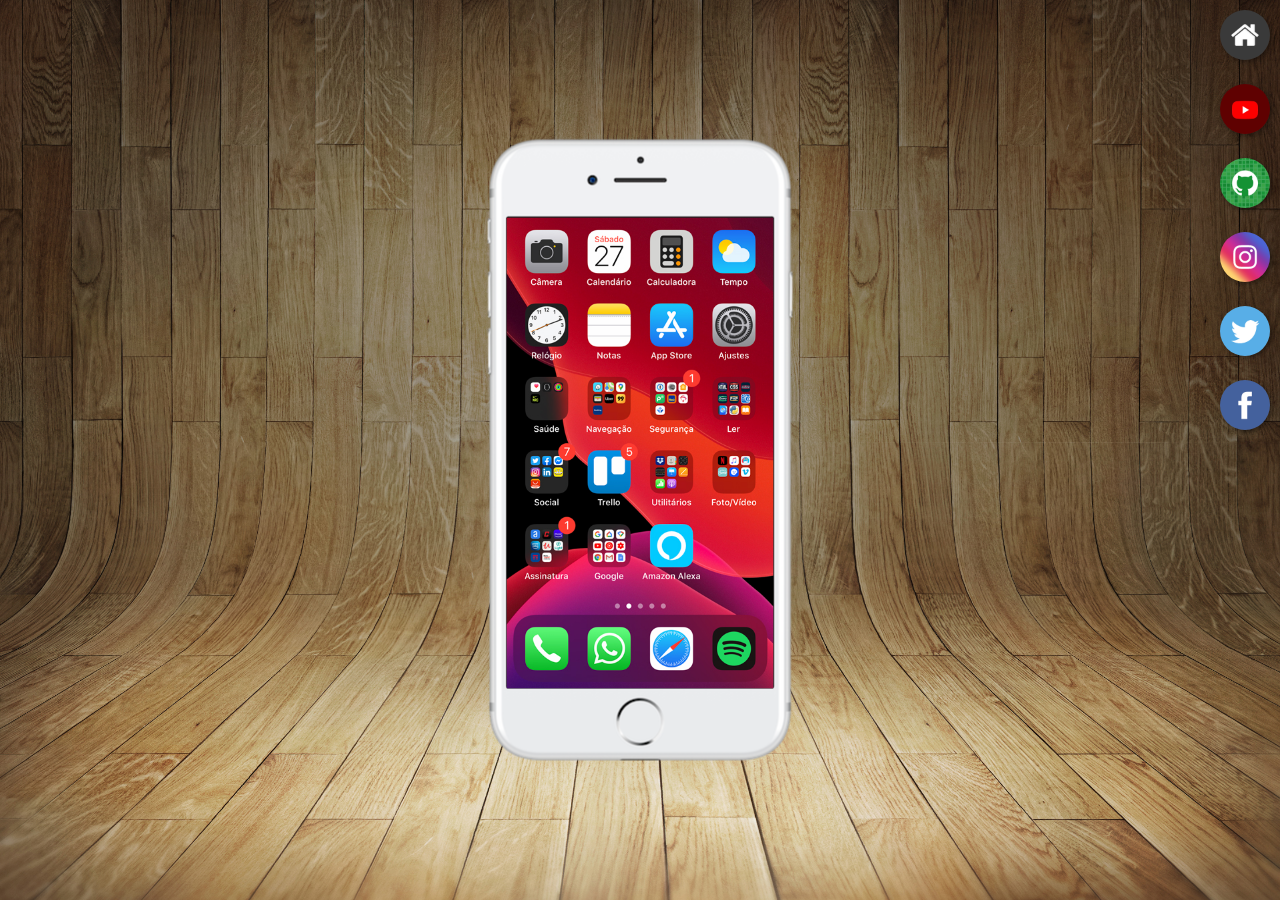
<file: index.html>
<!DOCTYPE html>
<html lang="pt-br">
<head>
    <meta charset="UTF-8">
    <meta name="viewport" content="width=device-width, initial-scale=1.0">
    <link rel="shortcut icon" href="favicon.ico" type="image/x-icon">
    <link rel="stylesheet" href="estilos/style.css">
    <title>Projetos Redes Sociais</title>
</head>
<body>
    <main>
        <section id="telefone">
            <iframe src="home.html" name="tela" id="tela" frameborder="0">Seu navegador não é compatível com isso.</iframe>
        </section>
        <section id="redes-sociais">
            <a href="home.html" target="tela"><img src="imagens/logo-home.jpg" alt="Home"></a><br>
            <a href="youtube.html" target="tela"><img src="imagens/logo-youtube.jpg" alt="YouTube"></a><br>
            <a href="github.html" target="tela"><img src="imagens/logo-github.jpg" alt="GitHub"></a><br>
            <a href="instagram.html" target="tela"><img src="imagens/logo-instagram.jpg" alt="Instagram"></a><br>
            <a href="#" target="tela"><img src="imagens/logo-twitter.jpg" alt="Twitter"></a><br>
            <a href="#" target="tela"><img src="imagens/logo-facebook.jpg" alt="Facebook"></a>
        </section>
    </main>
</body>
</html>
</file>
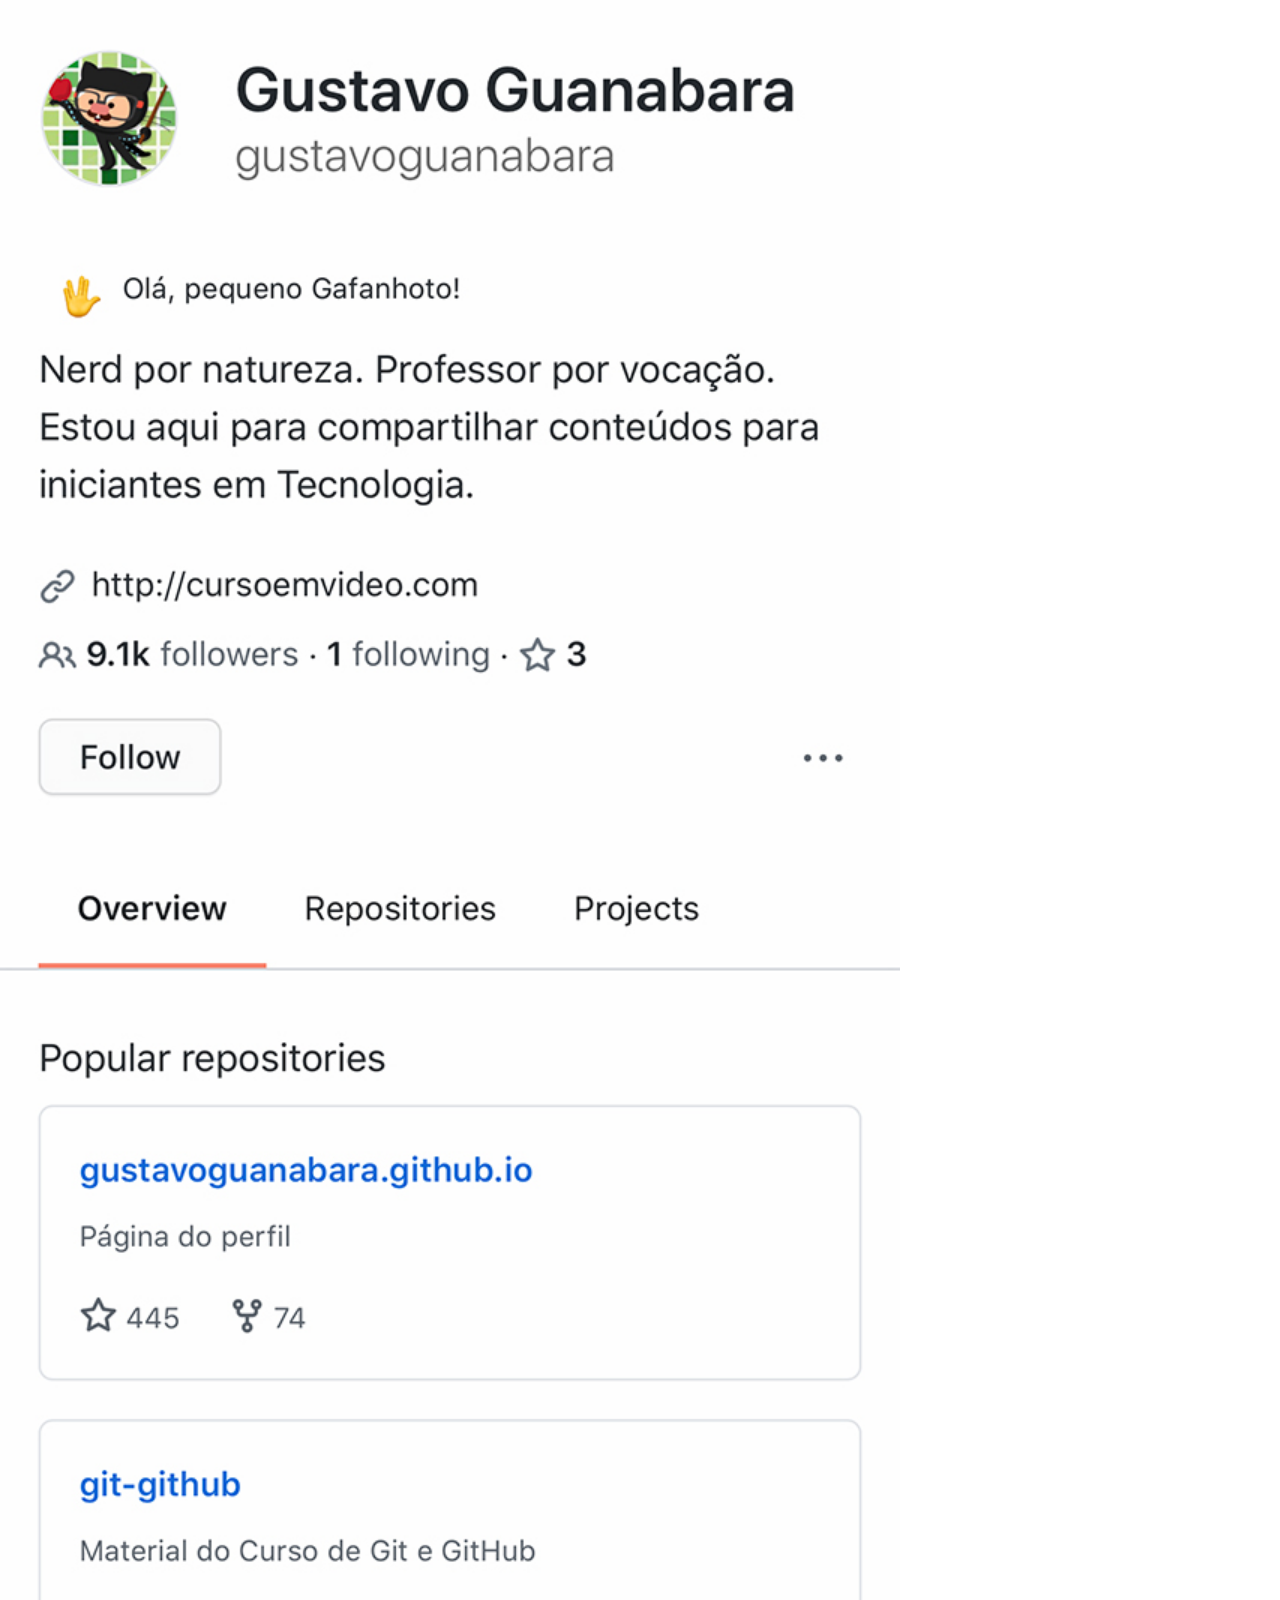
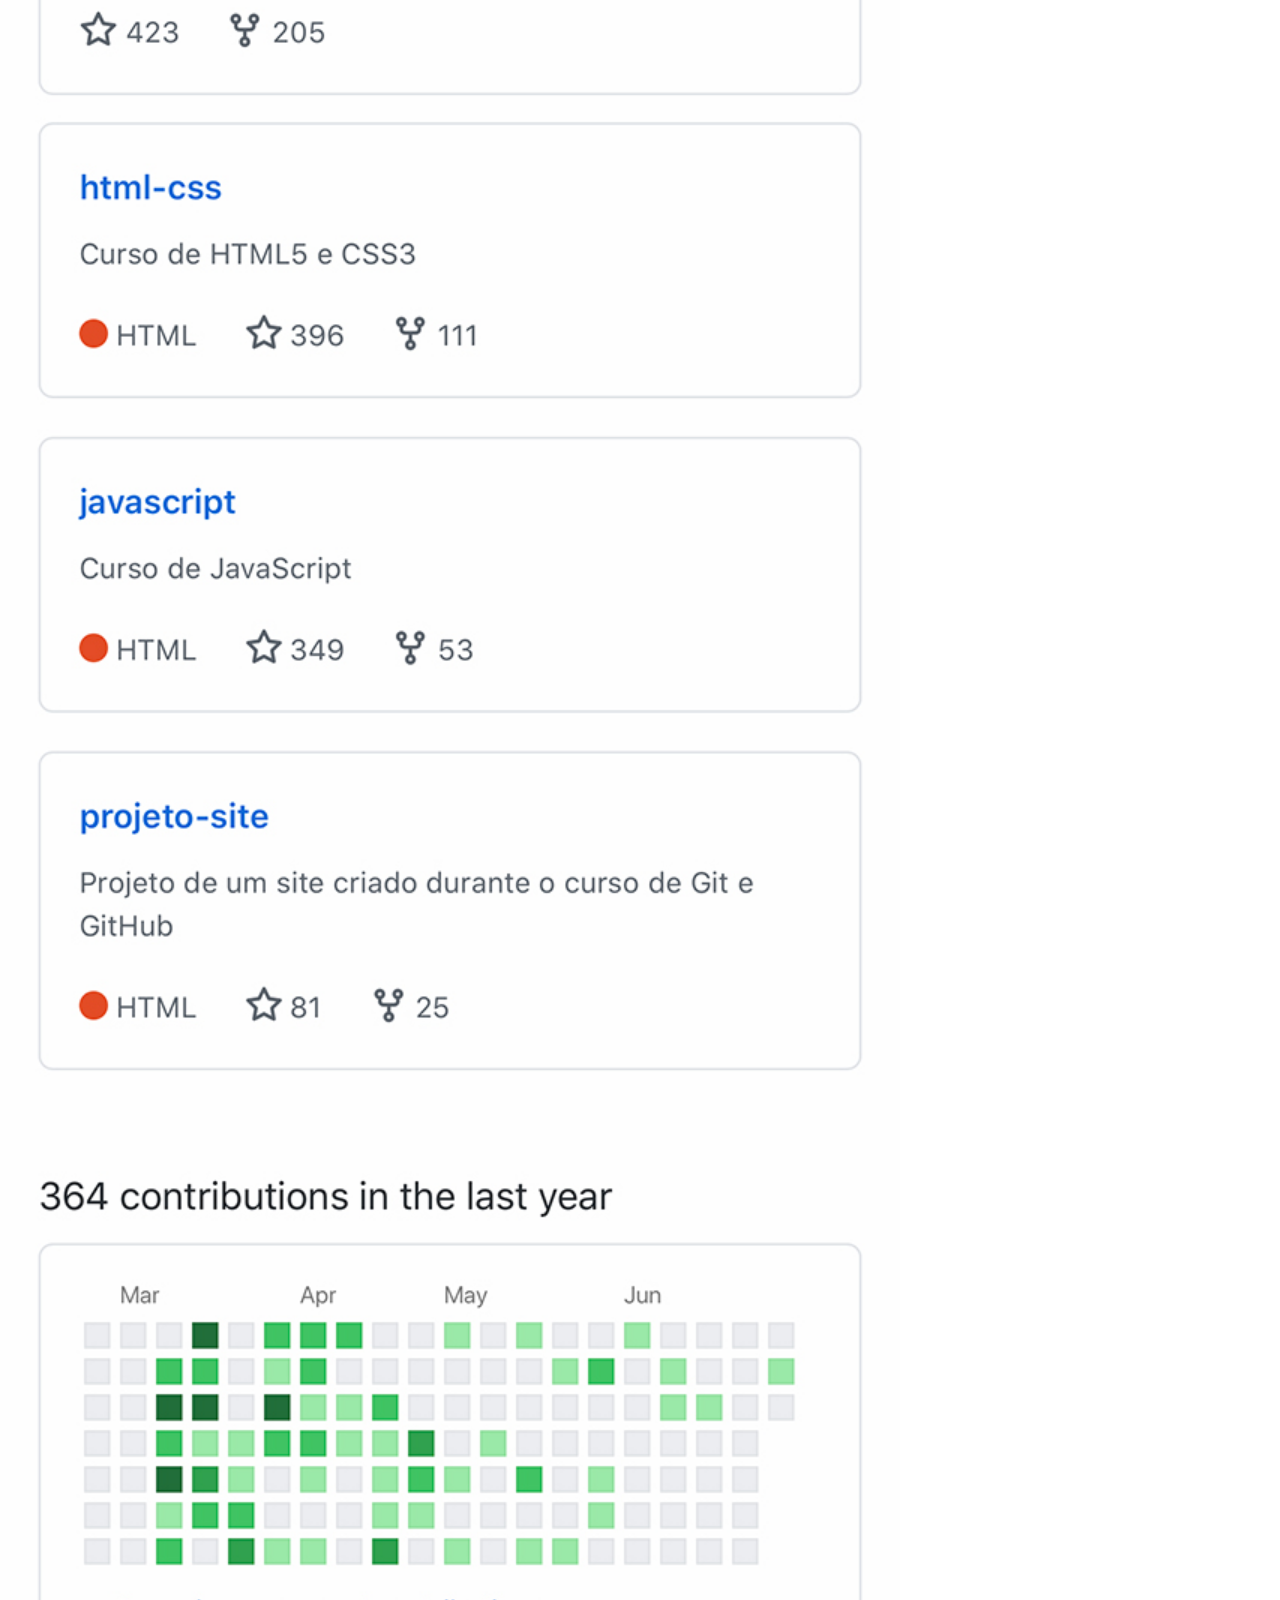
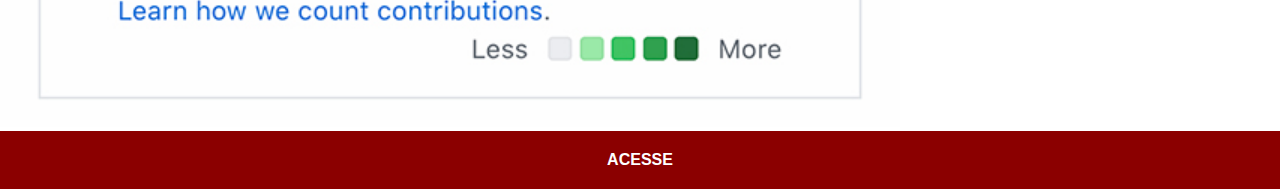
<file: github.html>
<!DOCTYPE html>
<html lang="pt-br">
<head>
    <meta charset="UTF-8">
    <meta name="viewport" content="width=device-width, initial-scale=1.0">
    <title>GitHub</title>
    <link rel="stylesheet" href="estilos/social.css">
</head>
<body>
    <img src="imagens/tela-github.jpg" alt="GitHub">
    <a href="https://github.com/devRenanRodrigues" target="_blank">ACESSE</a>
</body>
</html>
</file>
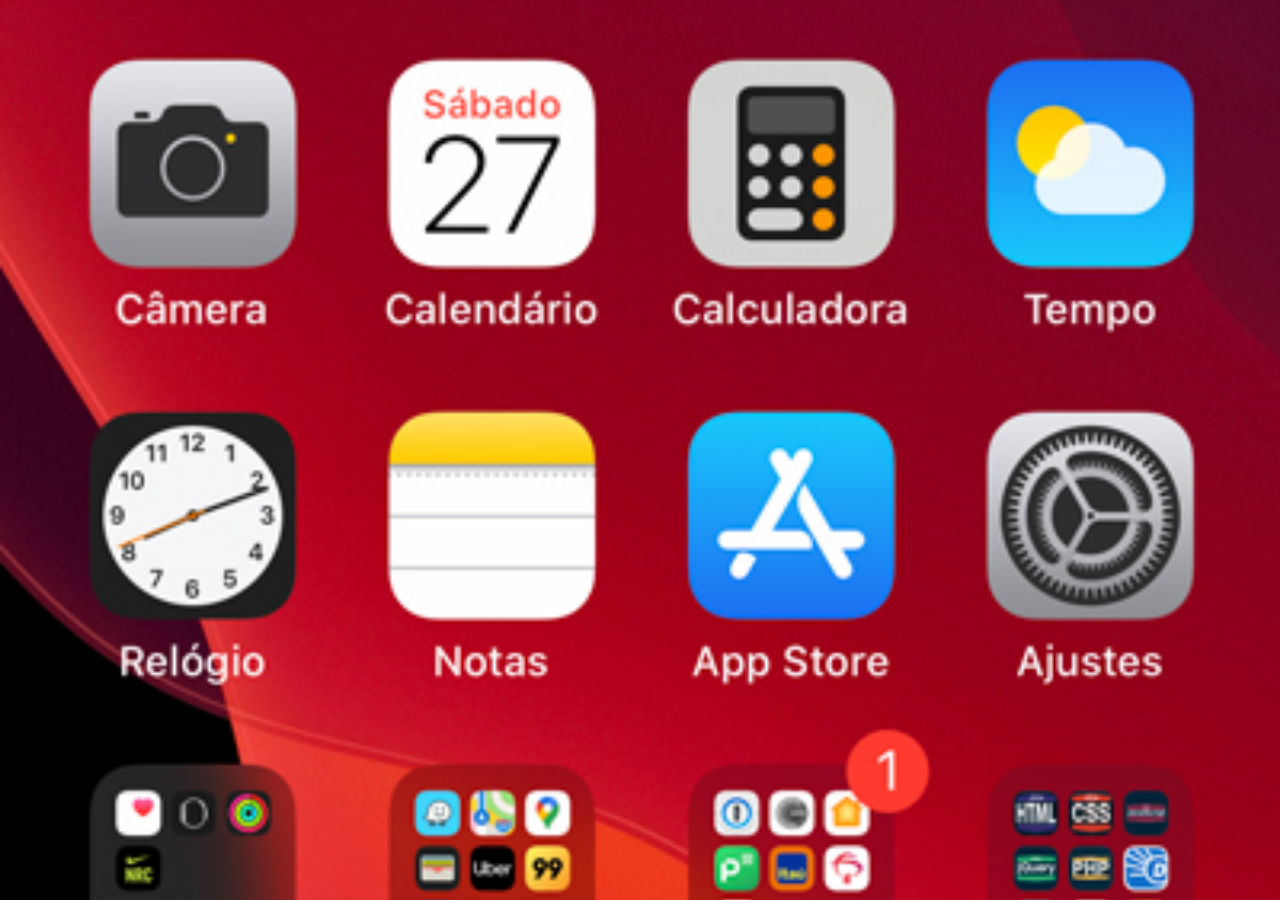
<file: home.html>
<!DOCTYPE html>
<html lang="pt-br">
<head>
    <meta charset="UTF-8">
    <meta name="viewport" content="width=device-width, initial-scale=1.0">
    <title>Home</title>
</head>
<style>
    * {
        margin: 0px;
        padding: 0px;
    }

    body {
        width: 100vw;
        height: 100vh;
        background: black url('imagens/tela-home.jpg') no-repeat top center;
        background-size: cover;
    }
</style>
<body>
    
</body>
</html>
</file>
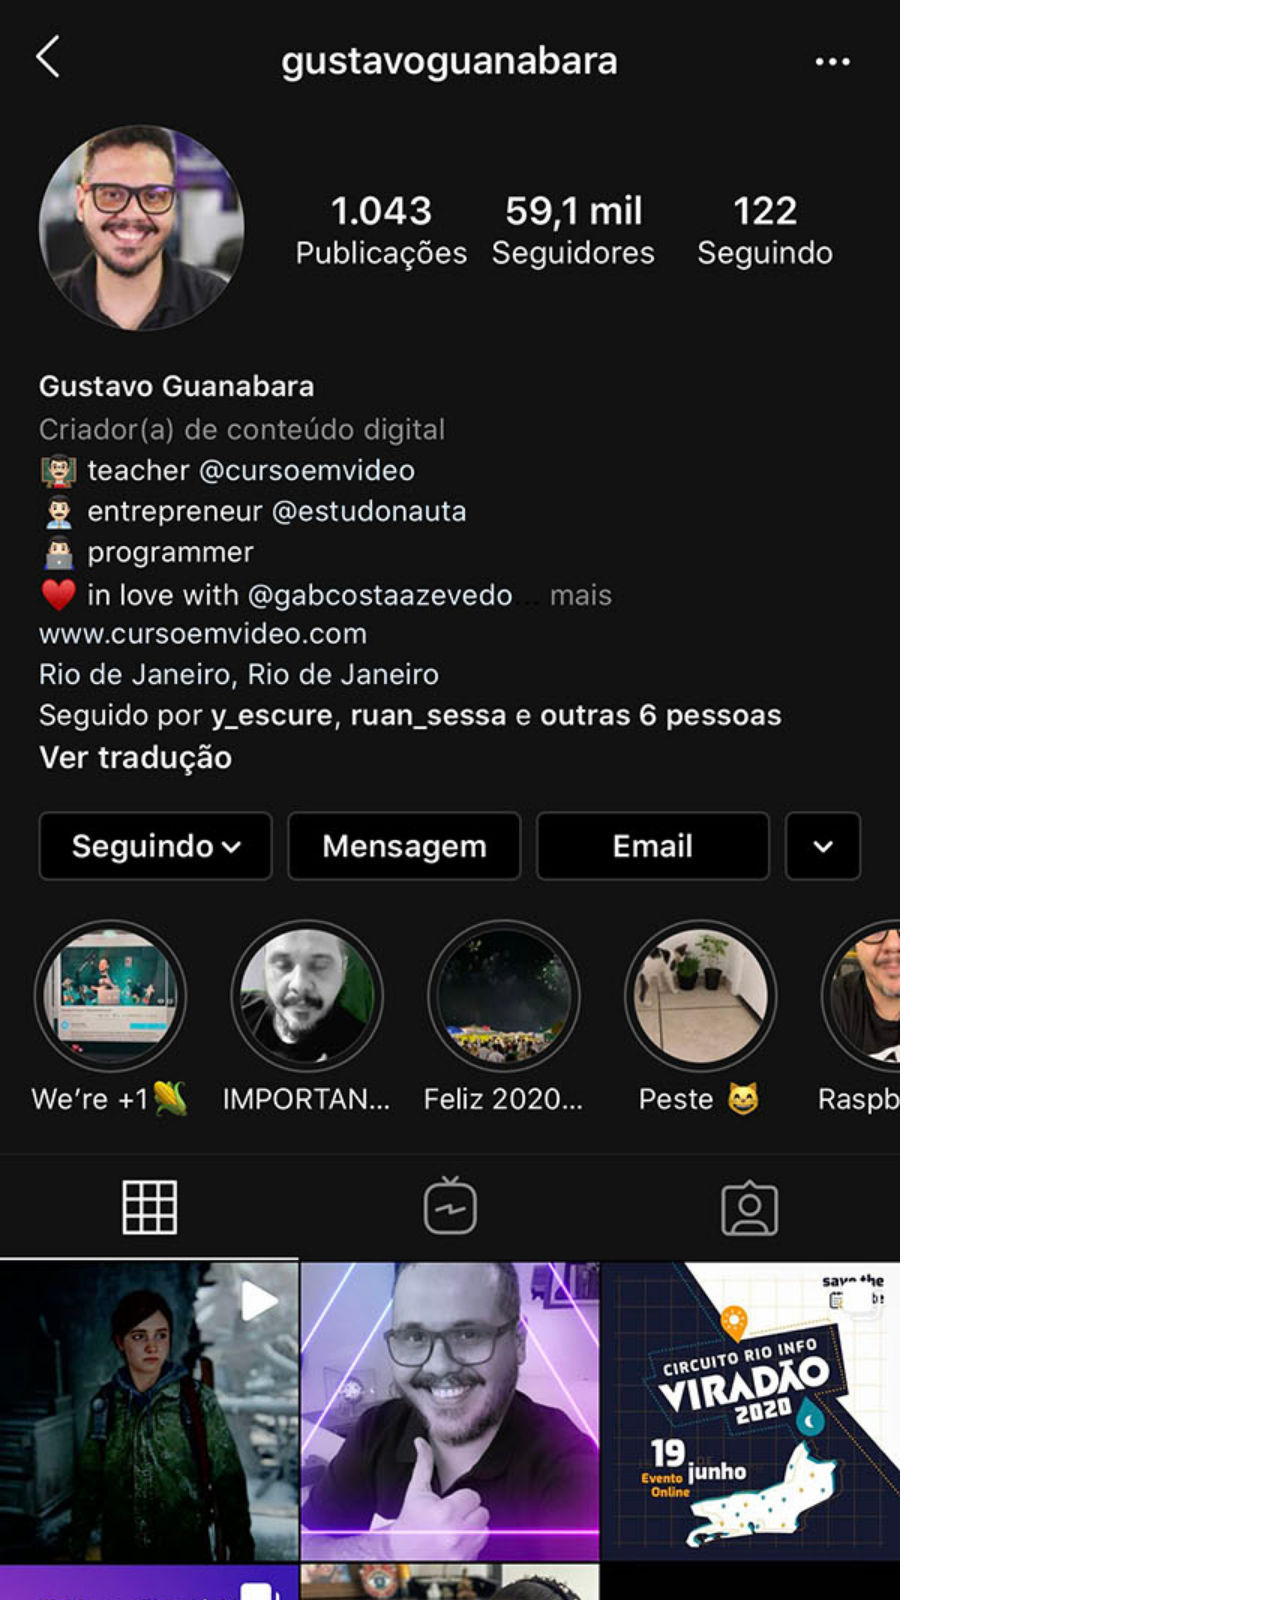
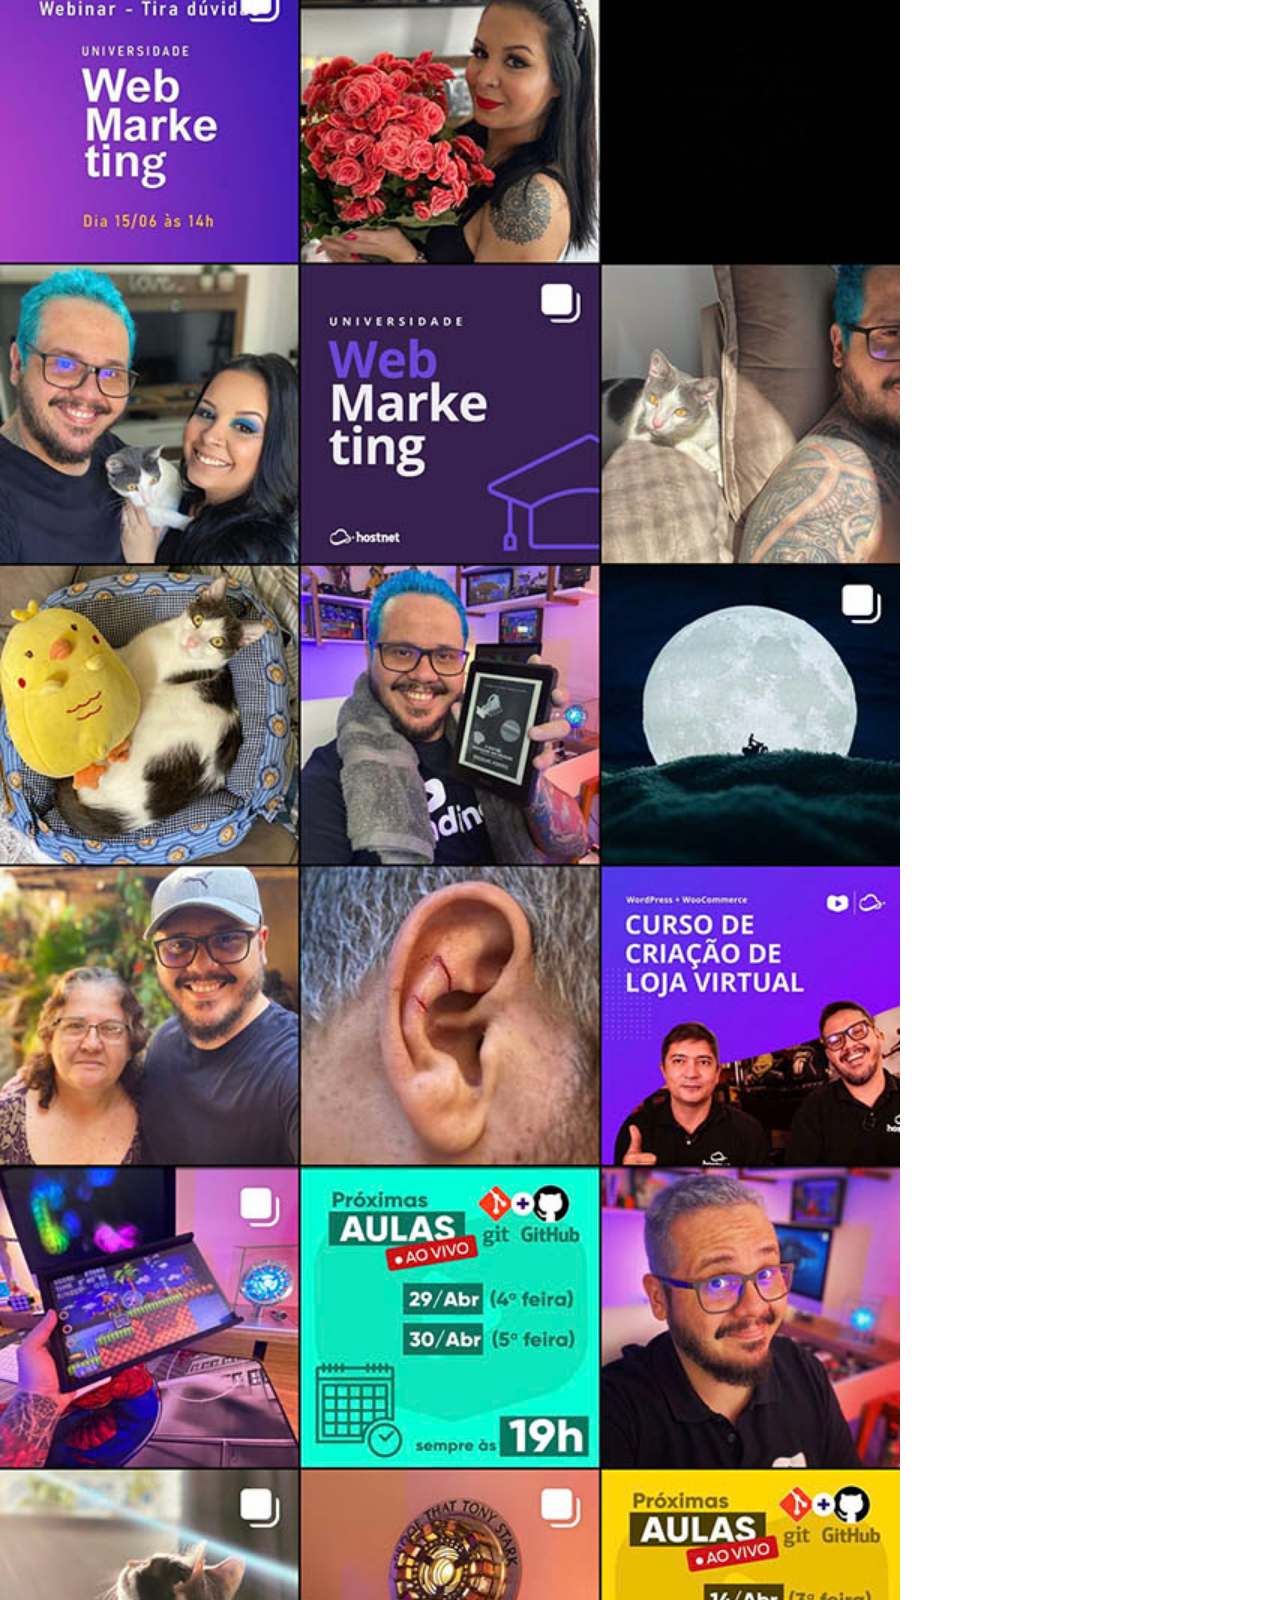
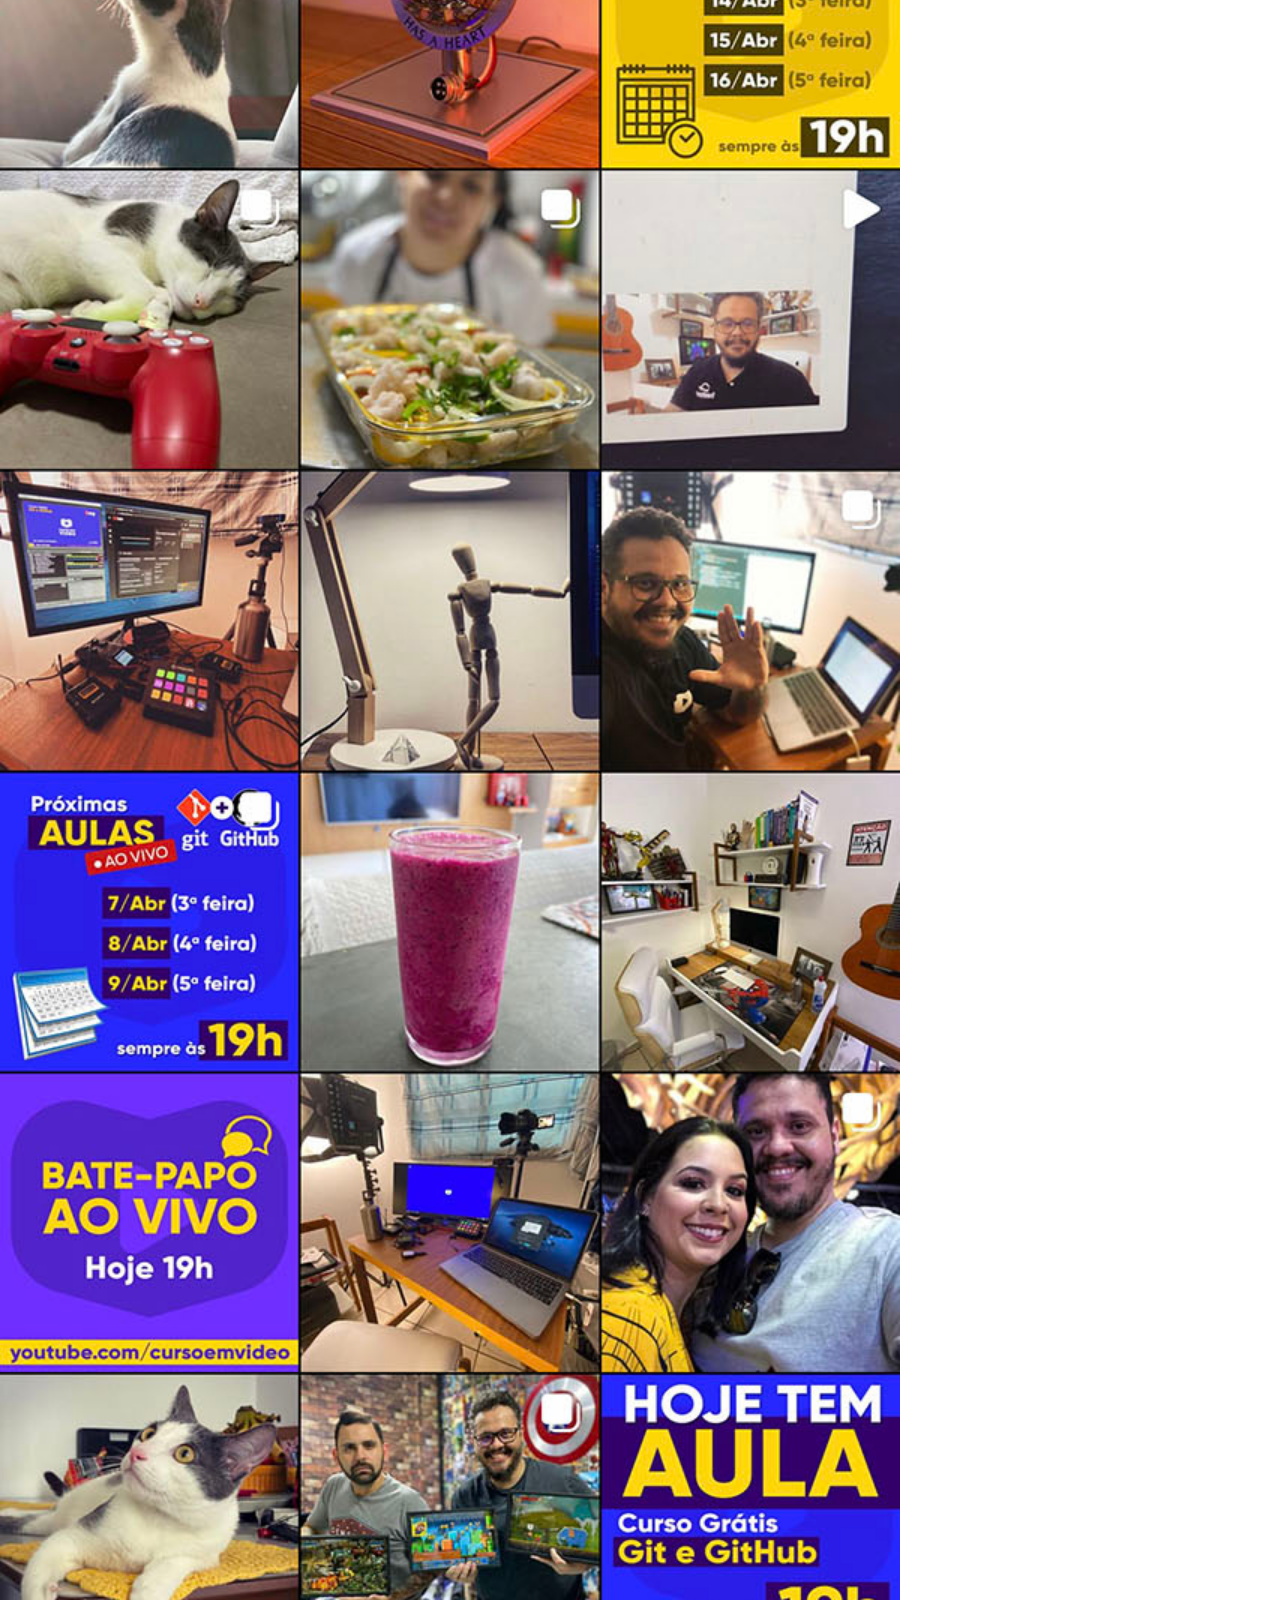
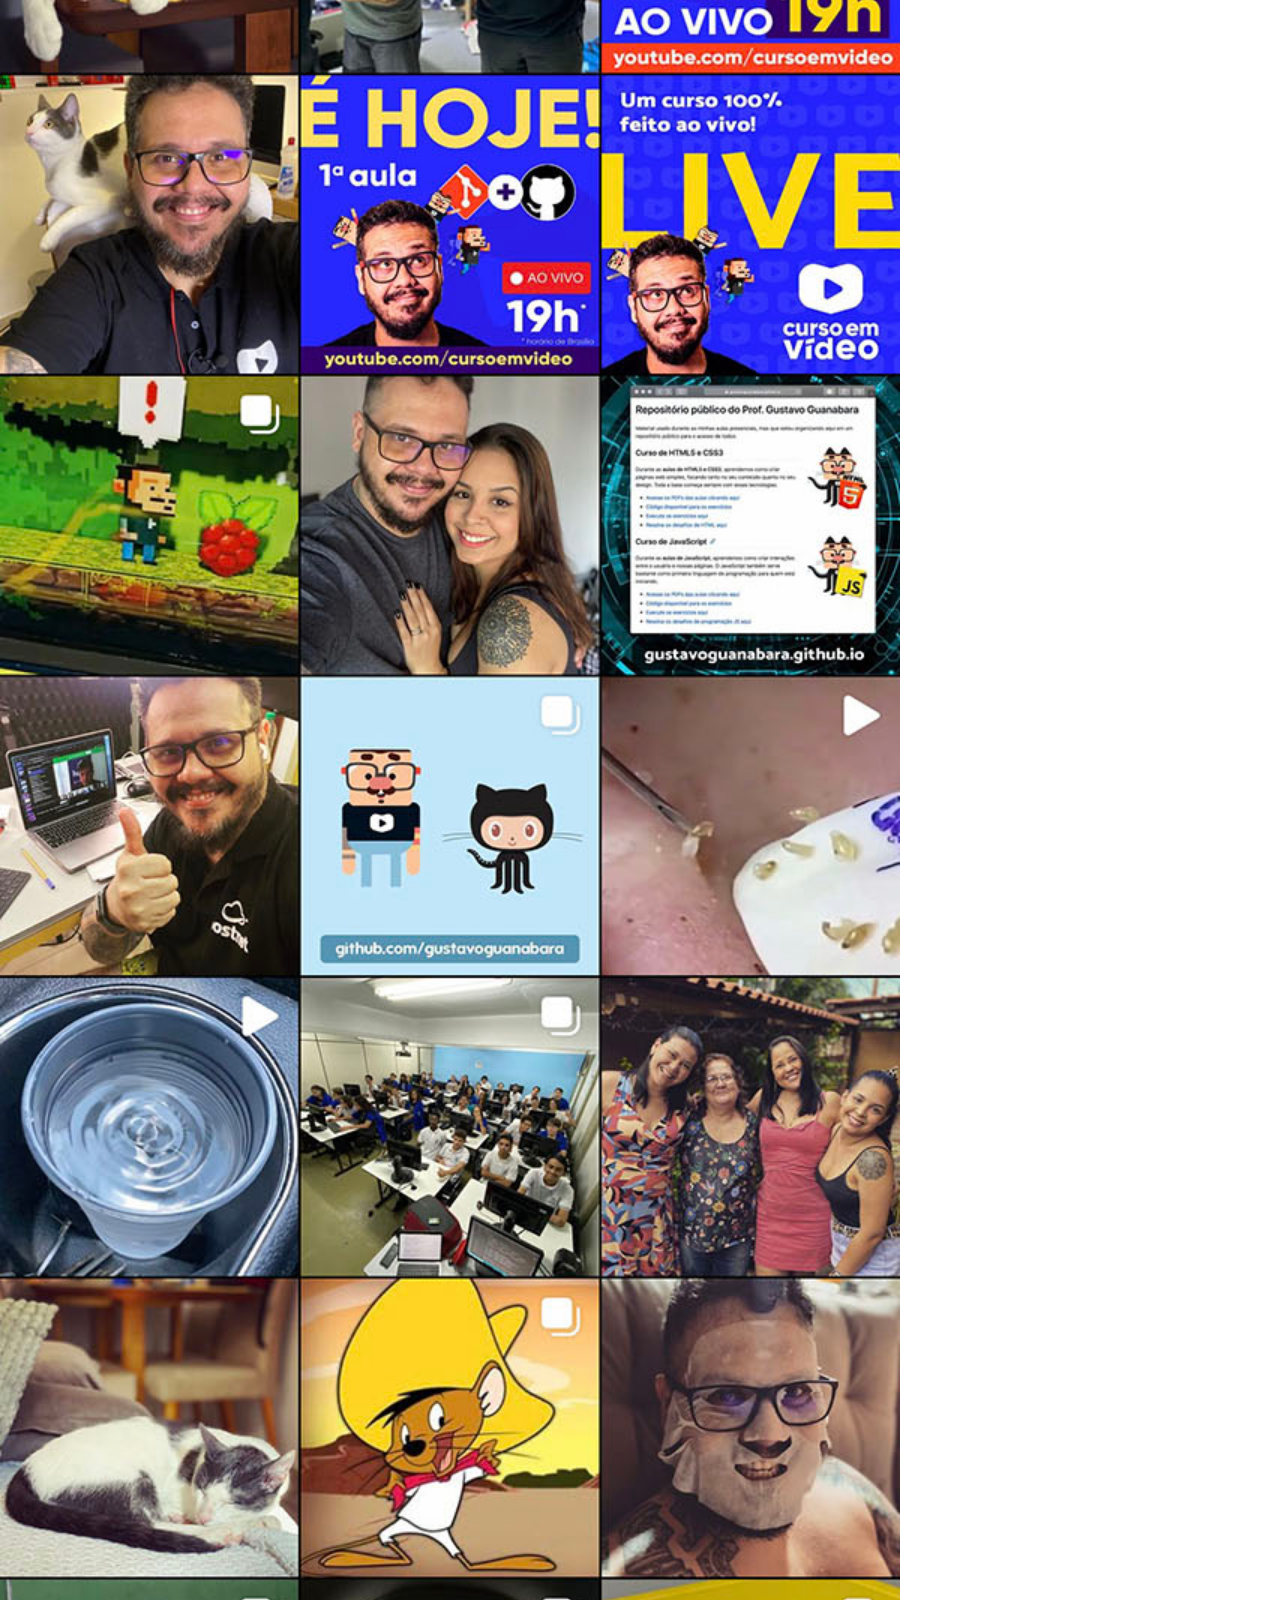
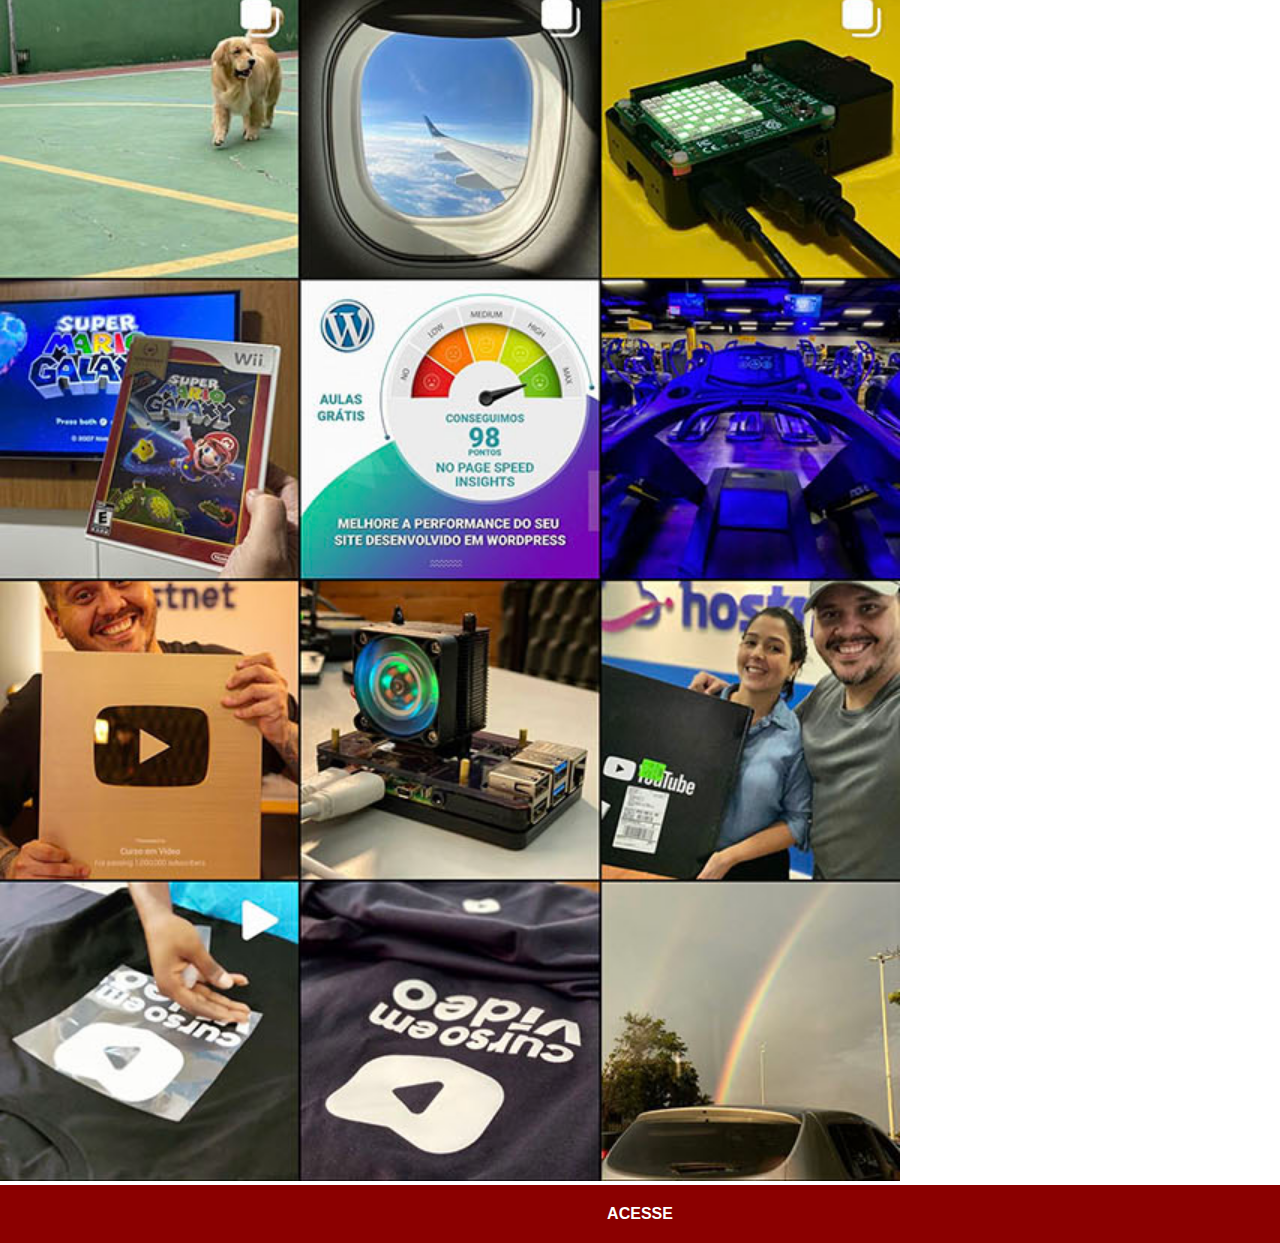
<file: instagram.html>
<!DOCTYPE html>
<html lang="pt-br">
<head>
    <meta charset="UTF-8">
    <meta name="viewport" content="width=device-width, initial-scale=1.0">
    <title>Instagram</title>
    <link rel="stylesheet" href="estilos/social.css">
</head>
<body>
    <img src="imagens/tela-instagram.jpg" alt="Instagram">
    <a href="https://www.instagram.com/renan_rodri/#" target="_blank">ACESSE</a>    
</body>
</html>
</file>
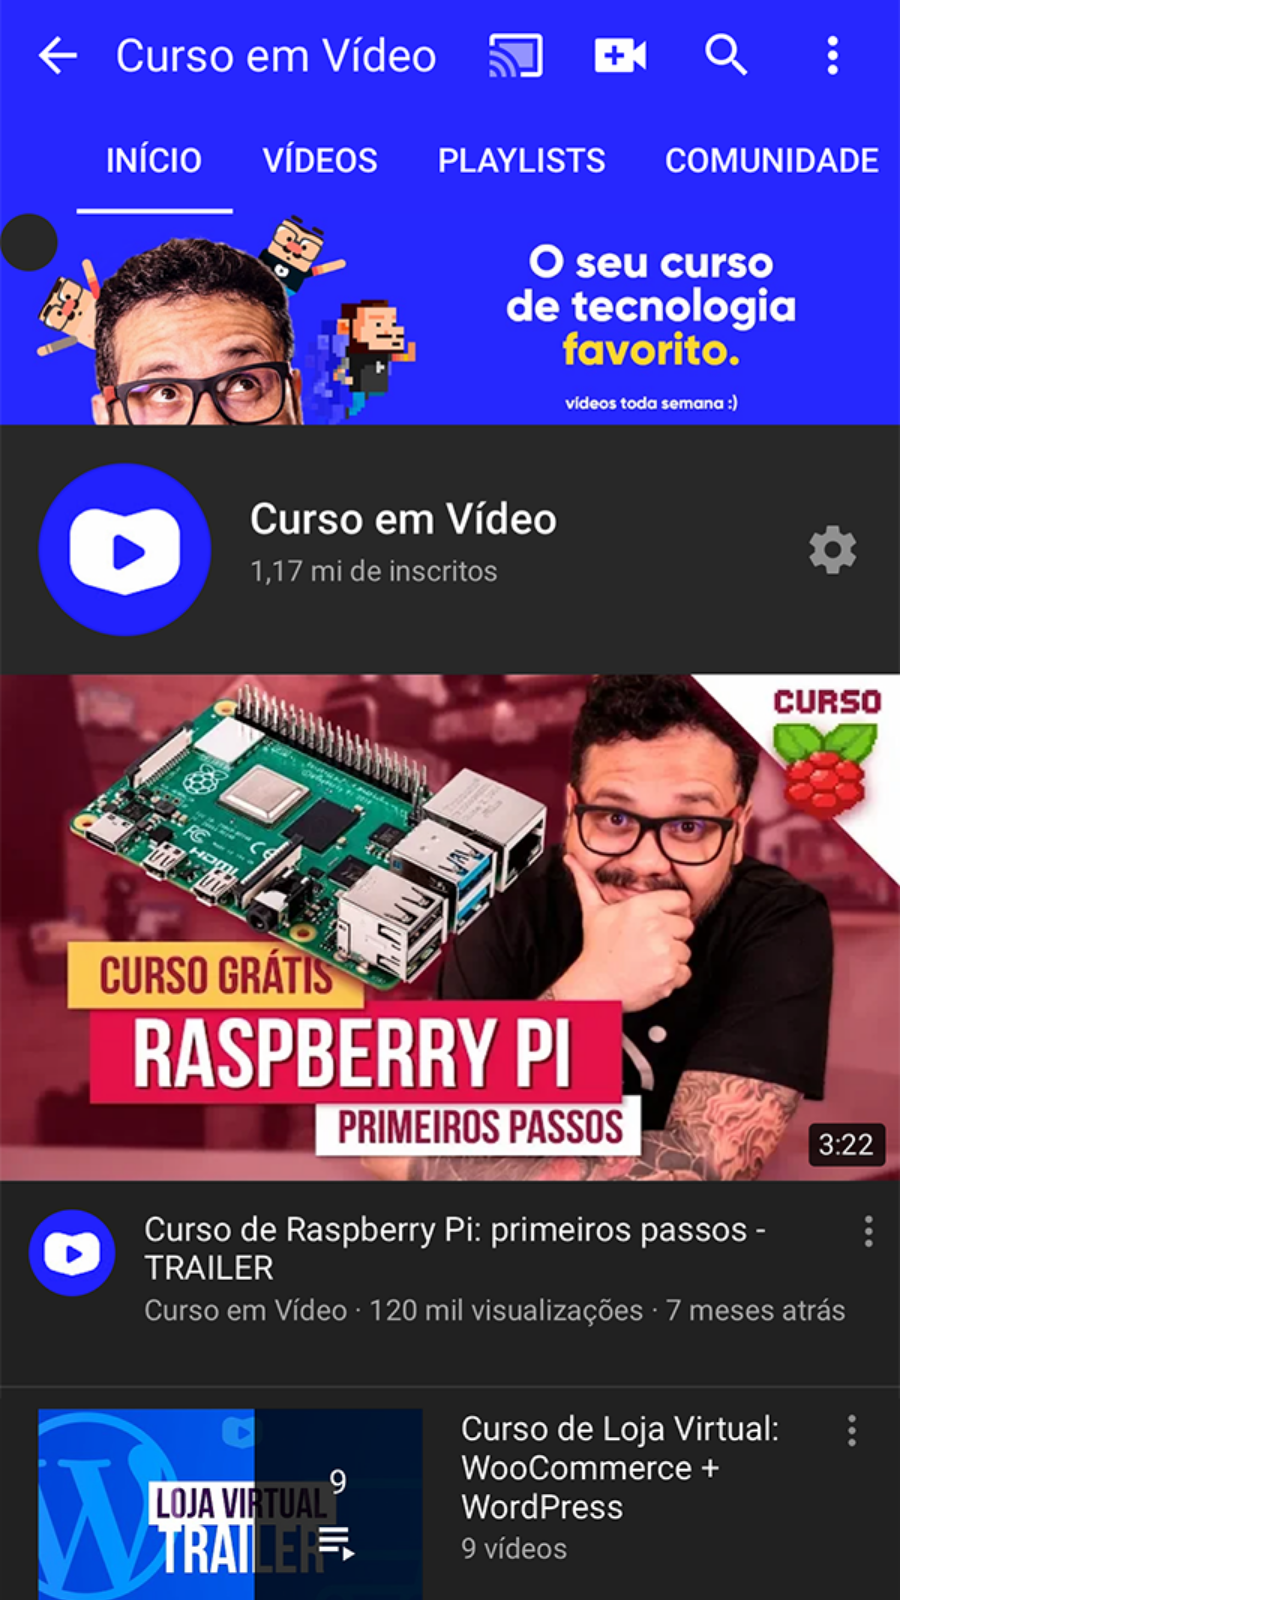
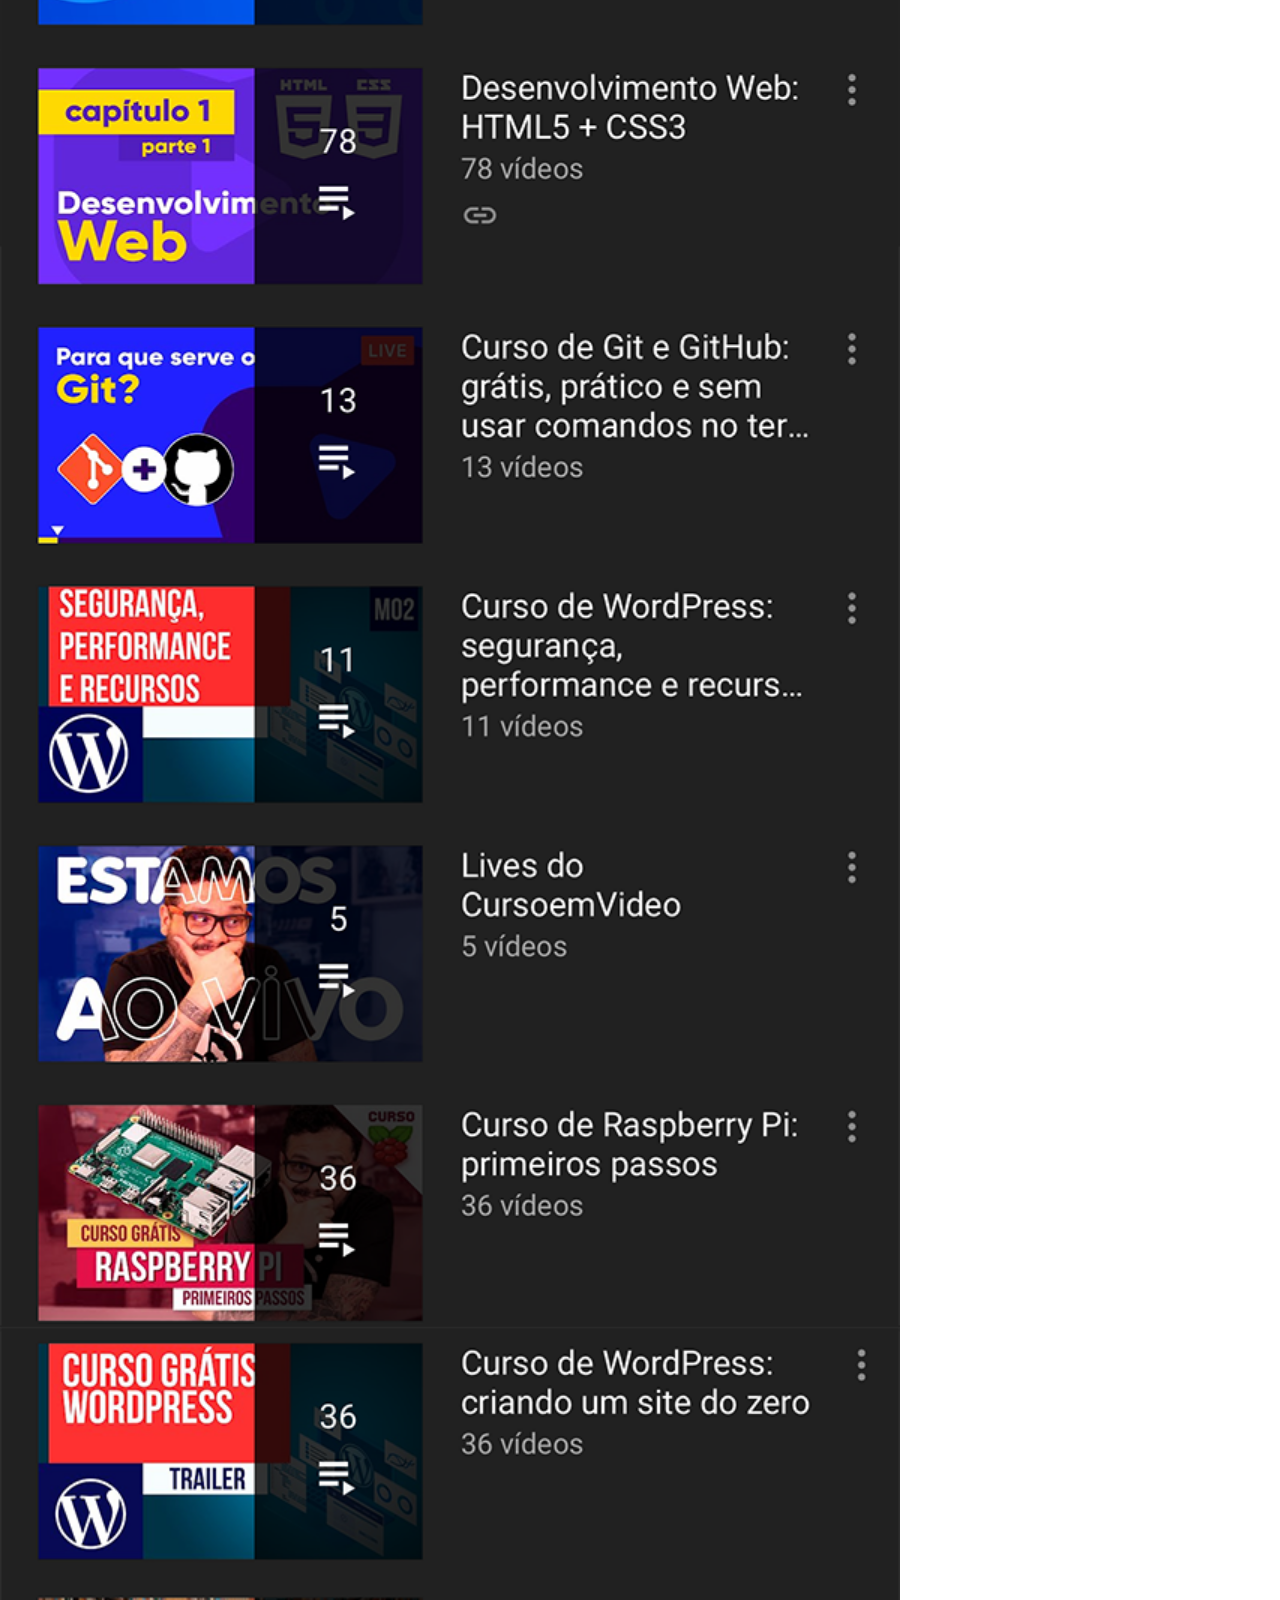
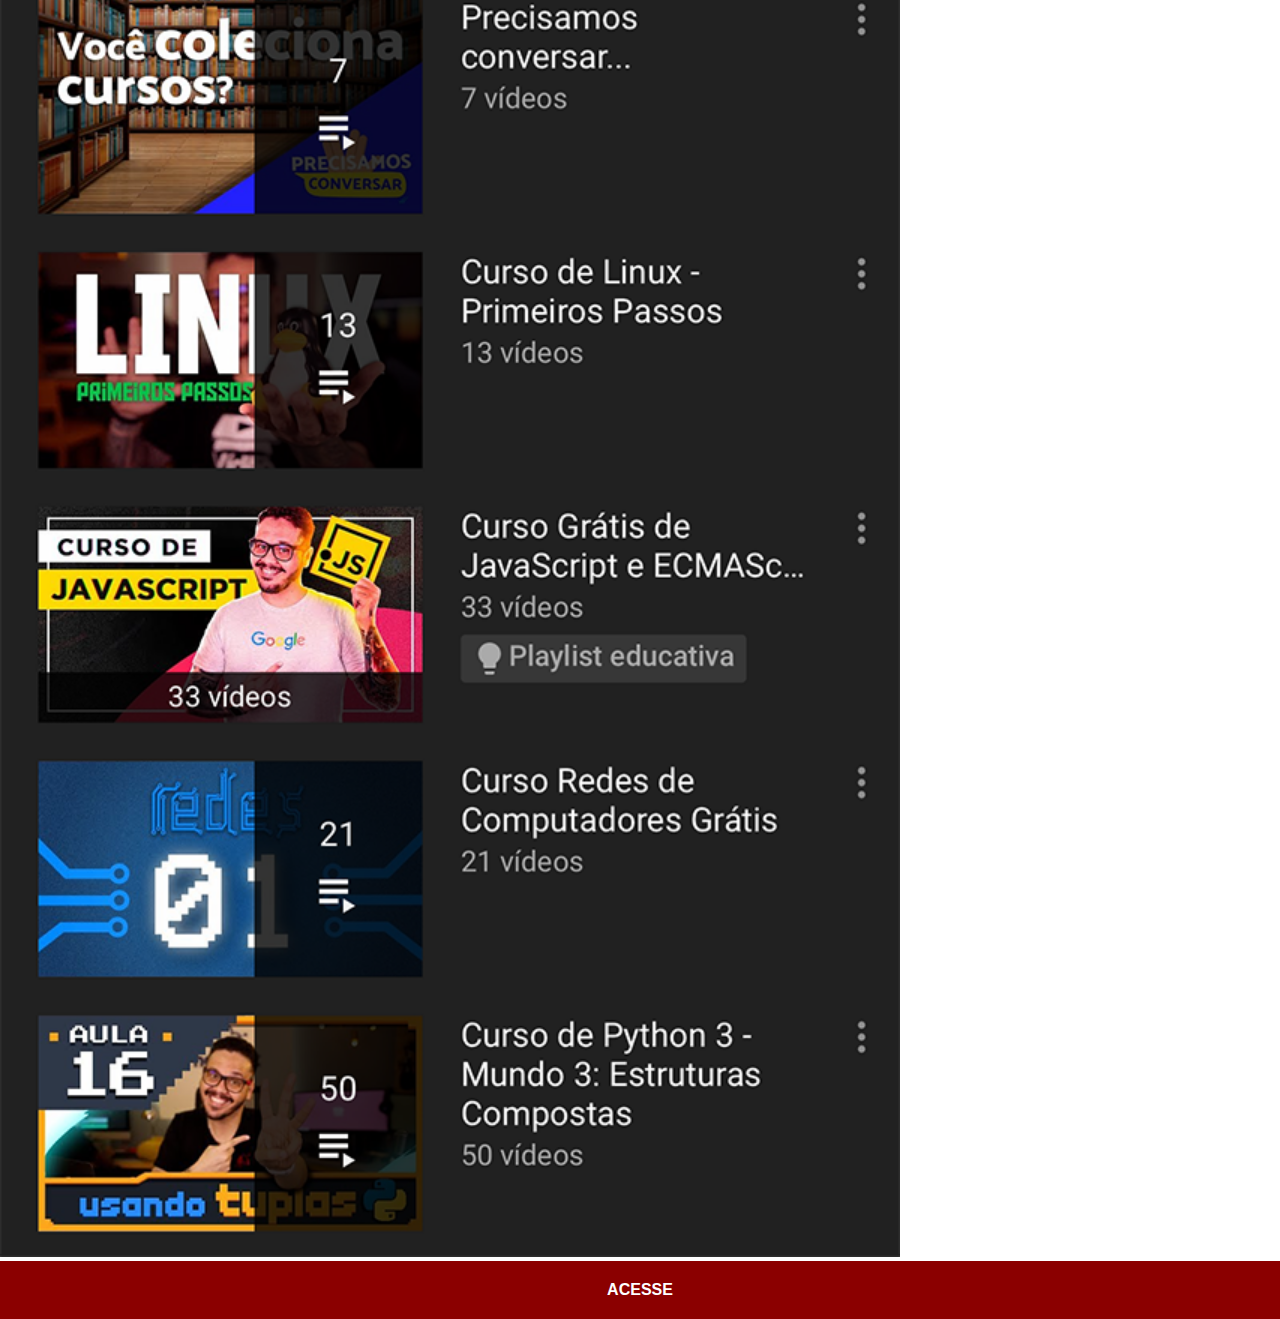
<file: youtube.html>
<!DOCTYPE html>
<html lang="pt-br">
<head>
    <meta charset="UTF-8">
    <meta name="viewport" content="width=device-width, initial-scale=1.0">
    <title>YouTube</title>
    <style>
        * {
            margin: 0px;
            padding: 0px;
            font-family: Arial, Helvetica, sans-serif;
        }

        ::-webkit-scrollbar {
            width: 0;
            height: 0;
        }

        img {
            width: 100vh;
        }
        a {
            display: block;
            background-color: darkred;
            color: white;
            padding: 20px;
            text-align: center;
            font-weight: bolder;
            text-decoration: none;
        }

        a:hover {
            background-color: red;
        }
    </style>
</head>
<body>
    <img src="imagens/tela-youtube.png" alt="YouTube">
    <a href="https://www.youtube.com/@paredaostronda5680" target="_blank">ACESSE</a>
</body>
</html>
</file>
<file: estilos/style.css>
@charset "UTF-8";

* {
    margin: 0px;
    padding: 0px;
    font-family: Arial, Helvetica, sans-serif;
}

html, body {
    height: 100vh;
    width: 100vw;
    background-color: black;
}

body {
    background: url('../imagens/fundo-madeira.jpg') no-repeat top center;
    background-size: cover;
    background-attachment: fixed;
}

main {
    position: relative;
    height: 100vh;
}

section#telefone {
    position: absolute;
    top: 50%;
    left: 50%;
    transform: translate(-50%, -50%);

    height: 627px;
    width: 311px;
    background: url('../imagens/frame-iphone.png') no-repeat;
}

iframe#tela {
    position: relative;
    top: 81px;
    left: 22px;
    width: 267px;
    height: 471px;
}

section#redes-sociais {
    text-align: right;
}
section#redes-sociais img {
    width: 50px;
    margin: 10px;
    border-radius: 50%;
    box-shadow: 2px 2px 5px rgb(0, 0, 0, 0.400);
    box-sizing: border-box;
}

section#redes-sociais img:hover {
    border: 2px solid rgb(255, 255, 255, 0.637);
    transform: translate(-3px, -3px);
    box-shadow: 5px 5px 10px rgba(0, 0, 0, 0.622);
    transition: transform 0.3s, border 1s;
}
</file>
<file: estilos/social.css>
@charset "UTF-8";

* {
    margin: 0px;
    padding: 0px;
    font-family: Arial, Helvetica, sans-serif;
}

::-webkit-scrollbar {
    width: 0;
    height: 0;
}

img {
    width: 100vh;
}
a {
    display: block;
    background-color: darkred;
    color: white;
    padding: 20px;
    text-align: center;
    font-weight: bolder;
    text-decoration: none;
}

a:hover {
    background-color: red;
}
</file>
